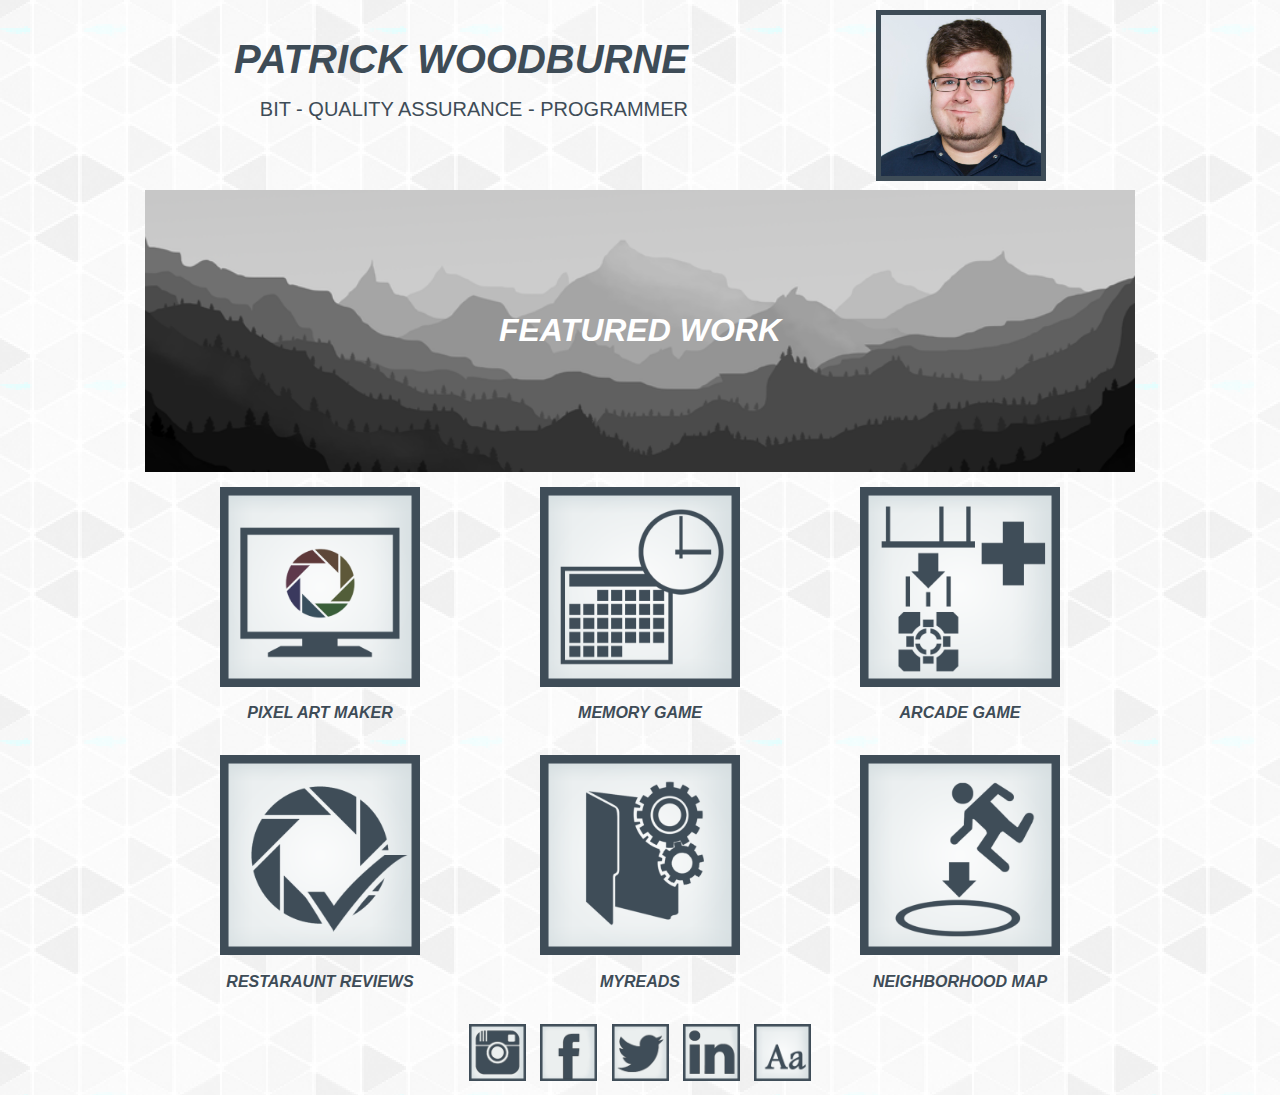
<file: index.html>
<!doctype html>
<html lang="en">
  <head>
    <meta charset="utf-8">
    <meta name="viewport" content="width=device-width, initial-scale=1.0">
    <title>Patrick Woodburne - Portfolio</title>
    <link rel="stylesheet" href="css/style.css">
    <link rel="icon" href="img/icon.png">

  </head>

  <body>

    <header>
      <div id="title">
        <h1>Patrick Woodburne</h1>
        <p>BIT - Quality Assurance - Programmer</p>
      </div>
      <div id="logo">
        <img id="portrait" src="img/Profile.png" alt="portrait">
      </div>
    </header>

    <main>
      <section class="container" id="hero">
        <div id="overlay">
        <h2>Featured Work</h2>
        </div>
      </section>

      <section id="workExamples">
            <div class="projects">
              <a href="pixel.html"><img class="link image" src="img/pixelLogo.png" alt="Pixel Art Maker"></a>
              <h2>Pixel Art Maker</h2>
            </div>

            <div class="projects">
              <a href="https://github.com/Burnewood/MemoryGame/"><img class="link image" src="img/gameLogo.png" alt="Memory Game"></a>
              <h2>Memory Game</h2>
            </div>

            <div class="projects">
              <a href="https://github.com/Burnewood/ArcadeGame/"><img class="link image" src="img/arcadeLogo.png" alt="Arcade Game"></a>
              <h2>Arcade Game</h2>
            </div>

            <div class="projects">
              <a href="https://github.com/Burnewood/RReviews/"><img class="link image" src="img/reviewsLogo.png" alt="Reviews"></a>
              <h2>Restaraunt Reviews</h2>
            </div>

            <div class="projects">
              <a href="https://github.com/Burnewood/MyReads/"><img class="link image" src="img/readsLogo.png" alt="MyReads"></a>
              <h2>MyReads</h2>
            </div>

            <div class="projects">
              <a href="https://github.com/Burnewood/NMap/"><img class="link image" src="img/mapLogo.png" alt="Map"></a>
              <h2>Neighborhood Map</h2>
            </div>
        </section>

    </main>

    <footer>
      <div class="container">
        <section id="links">
          <a href="https://www.instagram.com/patrickwoodburne/"><img class="link icon" src="img/instagramLogo.png" alt="Instagram"></a>
          <a href="https://www.facebook.com/Shifter19"><img class="link icon" src="img/facebookLogo.png" alt="Facebook"></a>
          <a href="https://twitter.com/pwoodburne"><img class="link icon" src="img/twitterLogo.png" alt="Twitter"></a>
          <a href="https://www.linkedin.com/in/pwoodburne/"><img class="link icon" src="img/linkedinLogo.png" alt="Linked In"></a>
          <a href="files/resume.pdf"><img class="link icon" src="img/resumeLogo.png" alt="Resume"></a>
        </section>
      </div>
    </footer>

  </body>
</html>
</file>
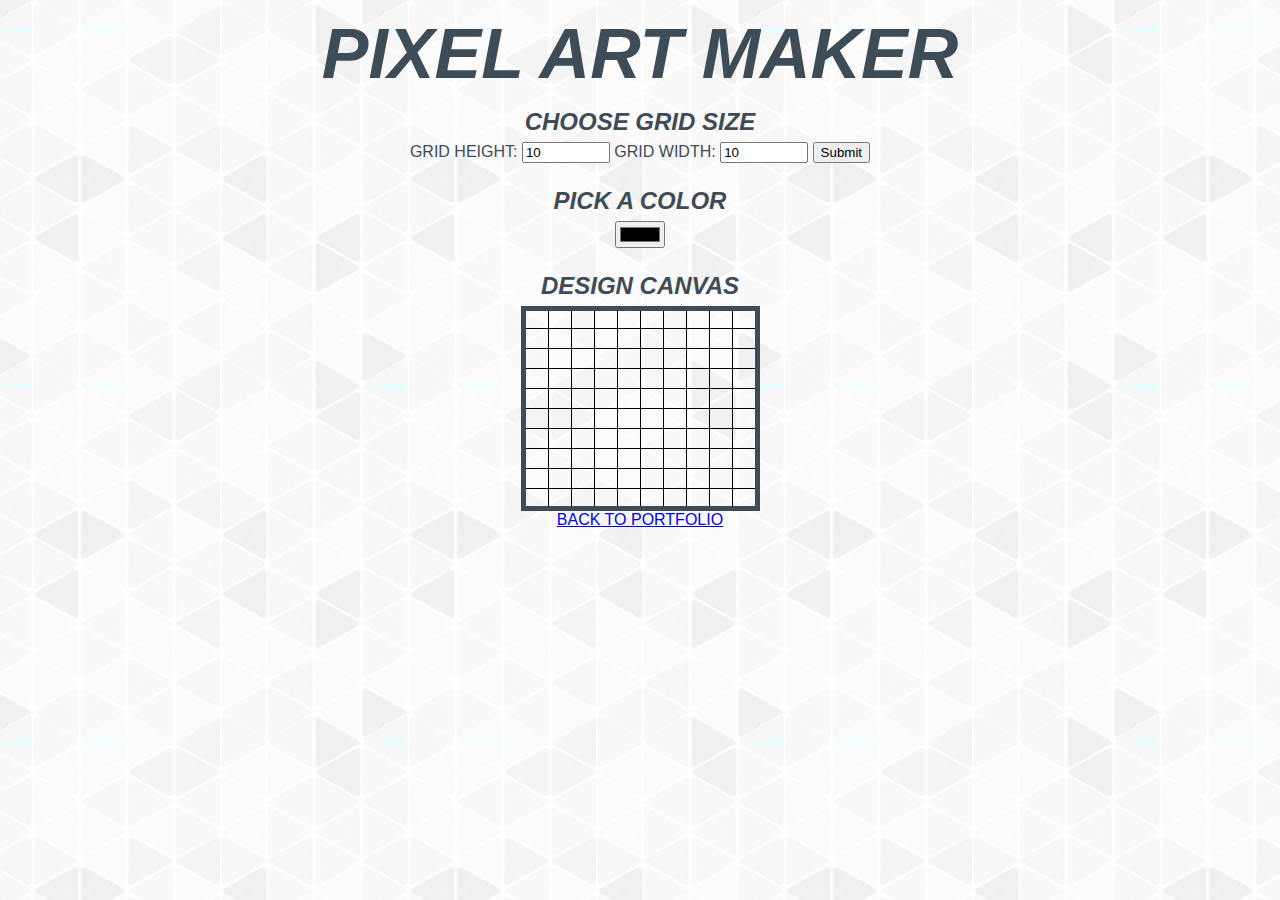
<file: pixel.html>
<!DOCTYPE html>
<html>
<head>
    <title>Pixel Art Maker</title>
    <link rel="stylesheet" href="css/stylesPixel.css">
</head>
<body>
    <h1>Pixel Art Maker</h1>

    <h2>Choose Grid Size</h2>
    <form id="sizePicker">
       Grid Height:
       <input type="number" id="inputHeight" name="height" min="1" value="10">
       Grid Width:
       <input type="number" id="inputWidth" name="width" min="1" value="10">
       <input type="submit">
   </form>

   <h2>Pick A Color</h2>
   <input type="color" id="colorPicker">

   <h2>Design Canvas</h2>
   <table id="pixelCanvas"></table>

    <script src="designsPixel.js"></script>
</body>
<footer>
      <a href="index.html">Back to portfolio</a>
</footer>
</html>
</file>
<file: css/style.css>
header{
  padding-top: 10px;
  width:100%;
  display:flex;
  flex-direction: row;
  flex-wrap:wrap-reverse;
  justify-content: space-around;
}

h1{
  font-size: 2.5em;
  font-style:italic;
  text-transform: uppercase;
}
h2{
  font-style:italic;
  font-size: 1em;
  text-transform: uppercase;
}
#overlay{
  width:100%;
  display:flex;
  justify-content: center;
  background-image: url("../img/Valley.png");
  background-size:cover;
}
#overlay h2{
  color:white;
  text-align: center;
  font-size: 2em;
  padding: 3em;
}
.container{
  padding:5px;
}
body {
  background-image:  url("../img/hexWall.png");
  font-weight:100;
  font-family: Verdana, sans-serif;
  color:#3e4c57;
  max-width: 1000px;
  margin:0 auto;
  padding: 0;
}
footer{
  width:100%;
  display:flex;
  justify-content:center;
}
#links{
  align-items: center;
}
.icon{
  width:57px;
  padding:5px;
}
.link:hover{
  transform:scale(1.1);
}
#workExamples{
  width:100%;
  display: flex;
  justify-content: center;
  flex-wrap: wrap;
  flex-direction: row;
}
@media (max-width:449px){
.projects{
  text-align: center;
  width: 100%;
  padding: 10px;
}
h2{
  font-style:italic;
  font-size: 1.5em;
  text-transform: uppercase;
}
header p{
  font-size: 1em;
  text-transform: uppercase;
  line-height: 0;
}
}
 @media (min-width:450px) and (max-width:600px){
.projects{
  text-align: center;
  width: 45%;
  padding: 5px;
}
h2{
  font-style:italic;
  font-size: 1em;
  text-transform: uppercase;
}
header p{
  font-size: 1.25em;
  text-transform: uppercase;
  line-height: 0;
}
}
@media (min-width:601px){
.projects{
  text-align: center;
  width: 30%;
  padding: 10px;
}
h2{
  font-style:italic;
  font-size: 1em;
  text-transform: uppercase;
}
header p{
  font-size: 1.25em;
  text-transform: uppercase;
  line-height: 0;
}
}
@media screen and (max-width:685px){
#title{
  justify-content:center;
  text-align:center;
}
#logo{
  max-width: 25%;
  justify-content:center;
}
}
@media screen and (min-width:686px){
#title{
  justify-content:flex-start;
  text-align:right;
}
#logo{
  max-width: 25%;
  justify-content:flex-end;
}
}
.image{
  max-width: 200px;
}
#portrait{
  max-width: 10em;
  border-style: solid;
  border-color: #3e4c57;
  border-width: 5px;
}
</file>
<file: css/stylesPixel.css>
body {
    background-image:  url("../img/hexWall.png");
    text-align: center;
  	font-family: Verdana, sans-serif;
    text-transform: uppercase;
  	color:#3e4c57;
}

h1 {
    font-size: 70px;
  	font-style:italic;
    margin: 0.2em;
}

h2 {
    margin: 1em 0 0.25em;
  	font-style:italic;
}

h2:first-of-type {
    margin-top: 0.5em;
}

tr, td {
    border: 1px solid black;
}

table {
    border-collapse: collapse;
    margin: 0 auto;
  	border: 5px solid #3e4c57;
}

tr {
    height: 20px;
}

td {
    width: 20px;
}

input[type=number] {
    width: 6em;
}
</file>
